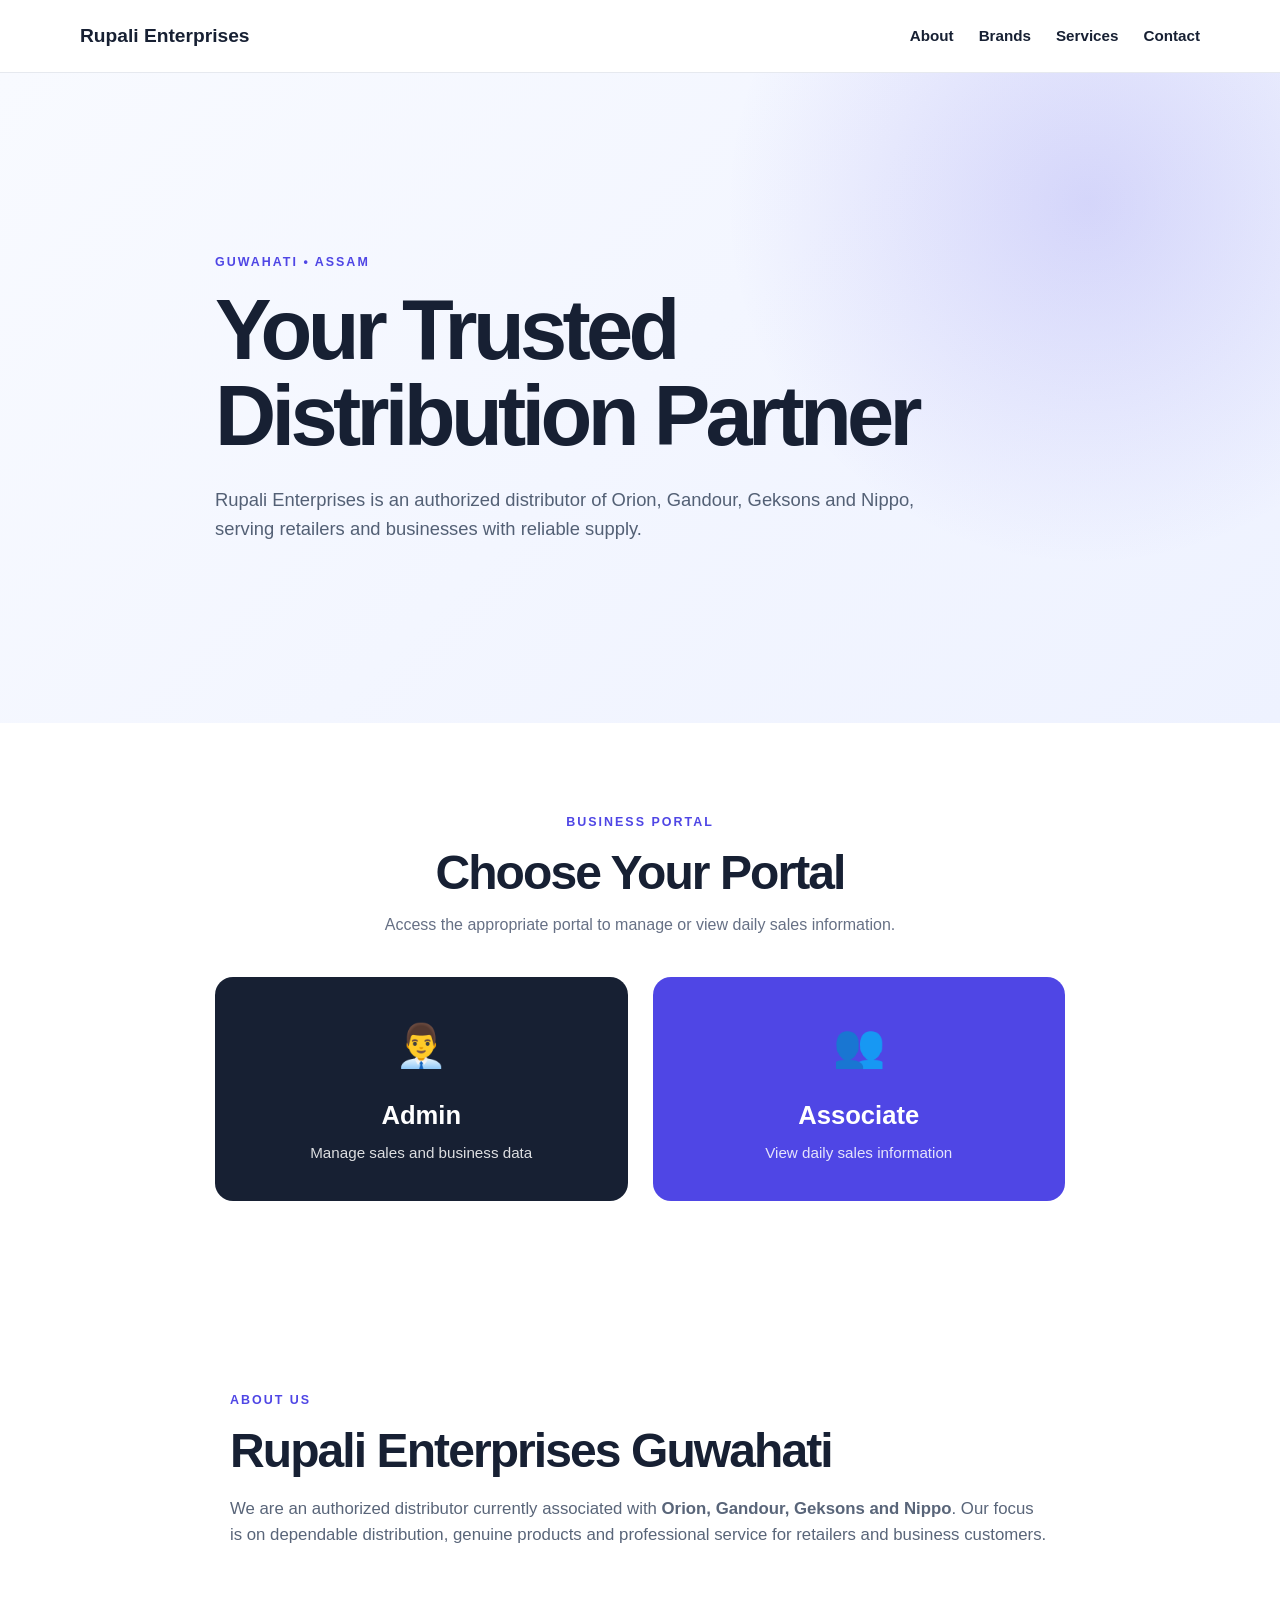
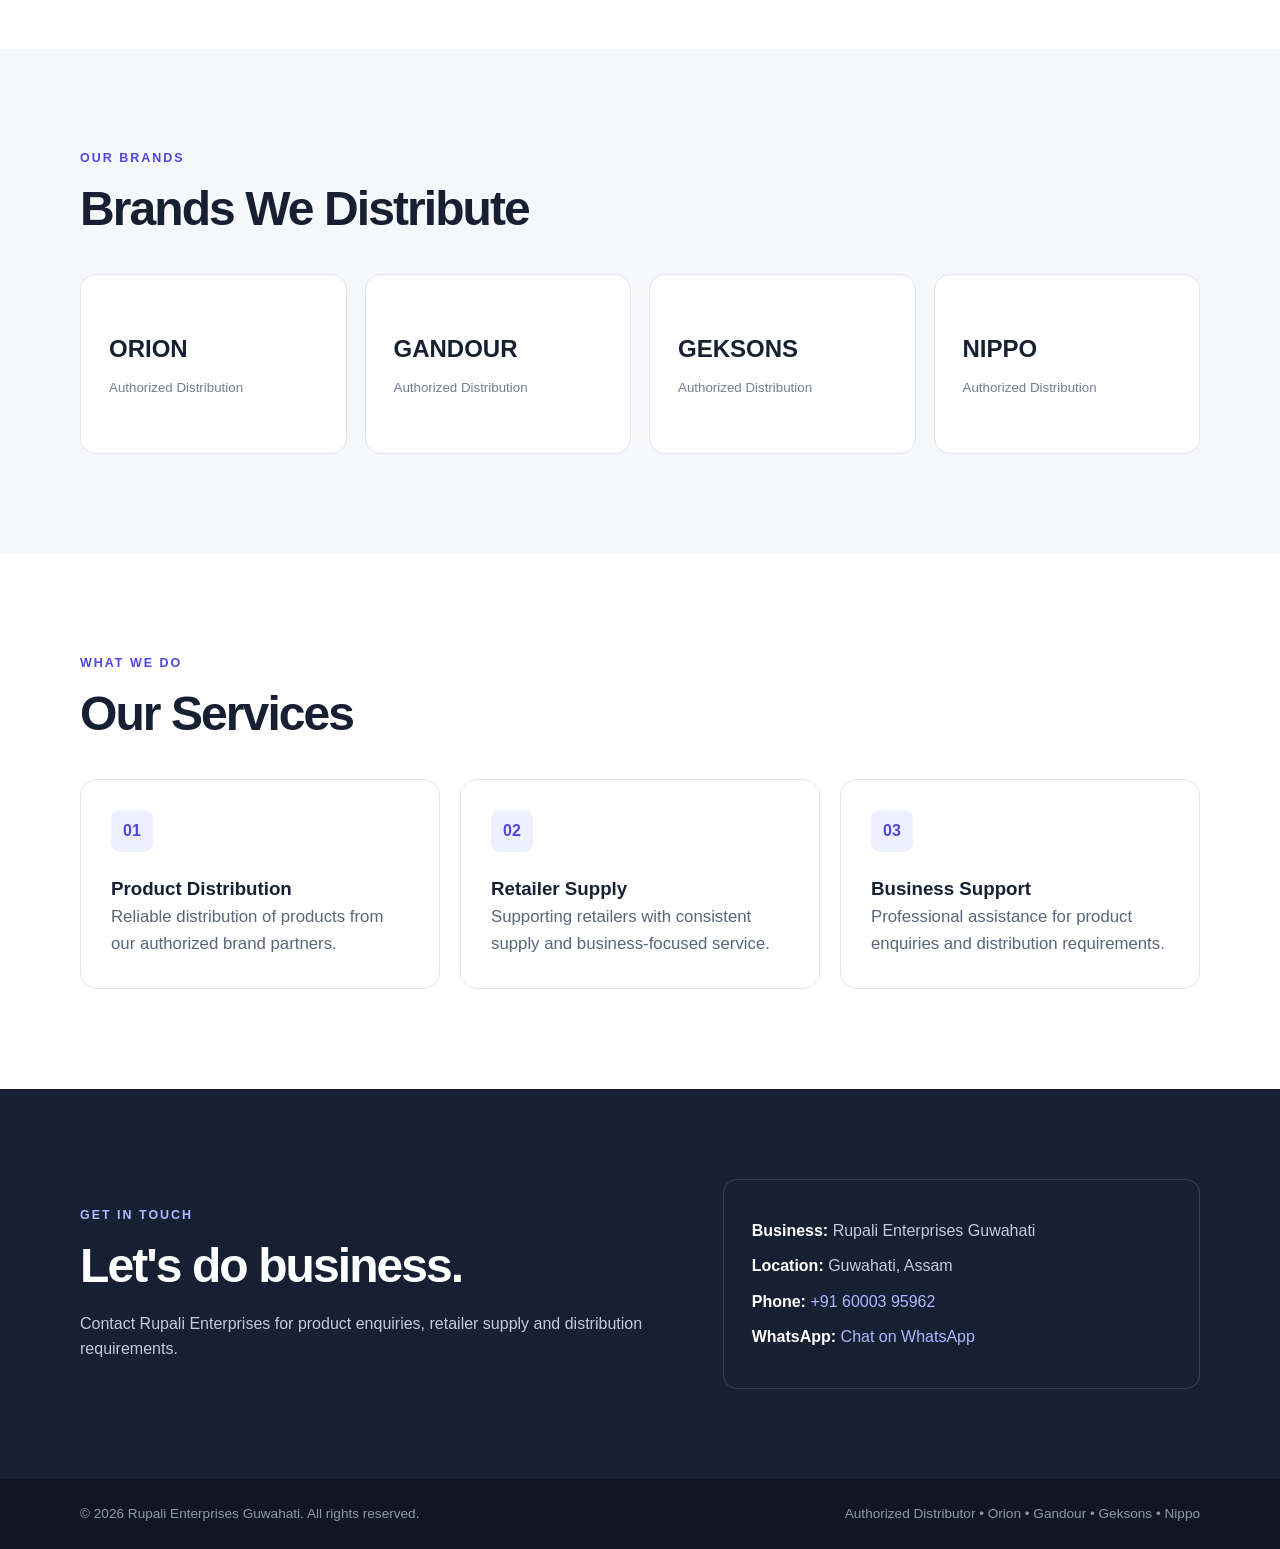
<file: index.html>
<!DOCTYPE html>
<html lang="en">
<head>
  <meta charset="UTF-8">
  <meta name="viewport" content="width=device-width, initial-scale=1.0">

  <title>Rupali Enterprises | Guwahati</title>

  <style>
    * {
      box-sizing: border-box;
      margin: 0;
      padding: 0;
    }

    html {
      scroll-behavior: smooth;
    }

    body {
      font-family: Arial, Helvetica, sans-serif;
      color: #172033;
      background: #ffffff;
      line-height: 1.6;
    }

    a {
      text-decoration: none;
      color: inherit;
    }

    .container {
      width: min(1120px, 92%);
      margin: 0 auto;
    }

    /* NAVBAR */

    .navbar {
      position: sticky;
      top: 0;
      z-index: 100;
      background: rgba(255,255,255,0.97);
      border-bottom: 1px solid #e6e9ef;
      backdrop-filter: blur(10px);
    }

    .nav-inner {
      min-height: 72px;
      display: flex;
      align-items: center;
      justify-content: space-between;
    }

    .logo {
      font-size: 1.2rem;
      font-weight: 800;
    }

    nav {
      display: flex;
      gap: 25px;
      font-size: 0.95rem;
      font-weight: 600;
    }

    nav a:hover {
      opacity: 0.65;
    }

    /* HERO */

    .hero {
      min-height: 650px;
      display: flex;
      align-items: center;
      background:
        radial-gradient(
          circle at 85% 20%,
          rgba(79,70,229,0.18),
          transparent 30%
        ),
        linear-gradient(
          135deg,
          #f8faff 0%,
          #eef2ff 100%
        );
    }

    .hero-content {
      padding: 90px 0;
      max-width: 850px;
    }

    .eyebrow {
      color: #4f46e5;
      font-size: 0.78rem;
      font-weight: 800;
      letter-spacing: 0.16em;
      margin-bottom: 14px;
    }

    h1 {
      font-size: clamp(2.8rem, 7vw, 5.3rem);
      line-height: 1.02;
      letter-spacing: -0.055em;
      margin-bottom: 25px;
    }

    .hero-text {
      max-width: 700px;
      color: #536075;
      font-size: 1.15rem;
    }

    /* PORTAL */

    .portal {
      padding: 90px 0;
      background: #ffffff;
      text-align: center;
    }

    .portal h2 {
      font-size: clamp(2rem, 4vw, 3rem);
      margin-bottom: 12px;
    }

    .portal-description {
      color: #667085;
      max-width: 650px;
      margin: 0 auto 40px;
    }

    .portal-buttons {
      display: grid;
      grid-template-columns: 1fr 1fr;
      gap: 25px;
      max-width: 850px;
      margin: 0 auto;
    }

    .portal-button {
      display: flex;
      flex-direction: column;
      align-items: center;
      justify-content: center;
      min-height: 210px;
      padding: 35px;
      border-radius: 18px;
      color: white;
      transition: transform 0.2s, box-shadow 0.2s;
    }

    .portal-button:hover {
      transform: translateY(-5px);
      box-shadow: 0 18px 40px rgba(23,32,51,0.15);
    }

    .admin {
      background: #172033;
    }

    .associate {
      background: #4f46e5;
    }

    .portal-icon {
      font-size: 42px;
      margin-bottom: 15px;
    }

    .portal-button h3 {
      font-size: 1.6rem;
      margin-bottom: 6px;
    }

    .portal-button p {
      font-size: 0.95rem;
      opacity: 0.85;
    }

    /* ABOUT */

    .section {
      padding: 100px 0;
    }

    .light {
      background: #f7f8fb;
    }

    .narrow {
      max-width: 820px;
    }

    h2 {
      font-size: clamp(2rem, 4vw, 3rem);
      line-height: 1.1;
      letter-spacing: -0.04em;
      margin-bottom: 18px;
    }

    .section p:not(.eyebrow) {
      color: #596579;
      font-size: 1.05rem;
    }

    /* BRANDS */

    .brand-grid {
      display: grid;
      grid-template-columns: repeat(4, 1fr);
      gap: 18px;
      margin-top: 38px;
    }

    .brand-card {
      min-height: 180px;
      padding: 28px;
      border: 1px solid #e1e5ed;
      border-radius: 16px;
      background: white;
      display: flex;
      flex-direction: column;
      justify-content: center;
    }

    .brand-card span {
      font-size: 1.5rem;
      font-weight: 900;
    }

    .brand-card small {
      margin-top: 8px;
      color: #737e90;
    }

    /* SERVICES */

    .service-grid {
      display: grid;
      grid-template-columns: repeat(3, 1fr);
      gap: 20px;
      margin-top: 38px;
    }

    .service-grid article {
      padding: 30px;
      border: 1px solid #e5e8ef;
      border-radius: 16px;
    }

    .icon {
      width: 42px;
      height: 42px;
      display: grid;
      place-items: center;
      border-radius: 9px;
      background: #eef0ff;
      color: #4f46e5;
      font-weight: 800;
      margin-bottom: 22px;
    }

    /* CONTACT */

    .contact-section {
      padding: 90px 0;
      background: #172033;
      color: white;
    }

    .contact-section .eyebrow {
      color: #aeb7ff;
    }

    .contact-section p {
      color: #c3cad8;
    }

    .contact-box {
      display: grid;
      grid-template-columns: 1.2fr 1fr;
      gap: 70px;
      align-items: center;
    }

    .contact-details {
      padding: 28px;
      border: 1px solid rgba(255,255,255,0.15);
      border-radius: 14px;
    }

    .contact-details p {
      margin: 10px 0;
    }

    .contact-details strong {
      color: white;
    }

    .contact-details a {
      color: #aeb7ff;
    }

    /* FOOTER */

    footer {
      background: #101622;
      color: #8f99aa;
      padding: 24px 0;
      font-size: 0.85rem;
    }

    .footer-inner {
      display: flex;
      justify-content: space-between;
      gap: 20px;
    }

    /* MOBILE */

    @media (max-width: 800px) {

      nav {
        display: none;
      }

      .brand-grid,
      .service-grid,
      .contact-box {
        grid-template-columns: 1fr 1fr;
      }

      .contact-box {
        gap: 35px;
      }

    }

    @media (max-width: 600px) {

      .portal-buttons,
      .brand-grid,
      .service-grid,
      .contact-box {
        grid-template-columns: 1fr;
      }

      h1 {
        font-size: 3rem;
      }

      .hero-text {
        font-size: 1rem;
      }

      .footer-inner {
        flex-direction: column;
      }

    }

  </style>
</head>

<body>

  <!-- NAVIGATION -->

  <header class="navbar">

    <div class="container nav-inner">

      <a href="#home" class="logo">
        Rupali Enterprises
      </a>

      <nav>
        <a href="#about">About</a>
        <a href="#brands">Brands</a>
        <a href="#services">Services</a>
        <a href="#contact">Contact</a>
      </nav>

    </div>

  </header>


  <!-- HERO -->

  <section id="home" class="hero">

    <div class="container hero-content">

      <p class="eyebrow">
        GUWAHATI • ASSAM
      </p>

      <h1>
        Your Trusted Distribution Partner
      </h1>

      <p class="hero-text">
        Rupali Enterprises is an authorized distributor of
        Orion, Gandour, Geksons and Nippo, serving retailers
        and businesses with reliable supply.
      </p>

    </div>

  </section>


  <!-- PORTAL -->

  <section class="portal">

    <div class="container">

      <p class="eyebrow">
        BUSINESS PORTAL
      </p>

      <h2>
        Choose Your Portal
      </h2>

      <p class="portal-description">
        Access the appropriate portal to manage or view
        daily sales information.
      </p>


      <div class="portal-buttons">

        <a href="admin.html" class="portal-button admin">

          <div class="portal-icon">
            👨‍💼
          </div>

          <h3>
            Admin
          </h3>

          <p>
            Manage sales and business data
          </p>

        </a>


        <a href="associates.html" class="portal-button associate">

          <div class="portal-icon">
            👥
          </div>

          <h3>
            Associate
          </h3>

          <p>
            View daily sales information
          </p>

        </a>

      </div>

    </div>

  </section>


  <!-- ABOUT -->

  <section id="about" class="section">

    <div class="container narrow">

      <p class="eyebrow">
        ABOUT US
      </p>

      <h2>
        Rupali Enterprises Guwahati
      </h2>

      <p>
        We are an authorized distributor currently associated
        with <strong>Orion, Gandour, Geksons and Nippo</strong>.
        Our focus is on dependable distribution, genuine products
        and professional service for retailers and business
        customers.
      </p>

    </div>

  </section>


  <!-- BRANDS -->

  <section id="brands" class="section light">

    <div class="container">

      <p class="eyebrow">
        OUR BRANDS
      </p>

      <h2>
        Brands We Distribute
      </h2>

      <div class="brand-grid">

        <div class="brand-card">
          <span>ORION</span>
          <small>Authorized Distribution</small>
        </div>

        <div class="brand-card">
          <span>GANDOUR</span>
          <small>Authorized Distribution</small>
        </div>

        <div class="brand-card">
          <span>GEKSONS</span>
          <small>Authorized Distribution</small>
        </div>

        <div class="brand-card">
          <span>NIPPO</span>
          <small>Authorized Distribution</small>
        </div>

      </div>

    </div>

  </section>


  <!-- SERVICES -->

  <section id="services" class="section">

    <div class="container">

      <p class="eyebrow">
        WHAT WE DO
      </p>

      <h2>
        Our Services
      </h2>

      <div class="service-grid">

        <article>

          <div class="icon">
            01
          </div>

          <h3>
            Product Distribution
          </h3>

          <p>
            Reliable distribution of products from our
            authorized brand partners.
          </p>

        </article>


        <article>

          <div class="icon">
            02
          </div>

          <h3>
            Retailer Supply
          </h3>

          <p>
            Supporting retailers with consistent supply
            and business-focused service.
          </p>

        </article>


        <article>

          <div class="icon">
            03
          </div>

          <h3>
            Business Support
          </h3>

          <p>
            Professional assistance for product enquiries
            and distribution requirements.
          </p>

        </article>

      </div>

    </div>

  </section>


  <!-- CONTACT -->

  <section id="contact" class="contact-section">

    <div class="container contact-box">

      <div>

        <p class="eyebrow">
          GET IN TOUCH
        </p>

        <h2>
          Let's do business.
        </h2>

        <p>
          Contact Rupali Enterprises for product enquiries,
          retailer supply and distribution requirements.
        </p>

      </div>


      <div class="contact-details">

        <p>
          <strong>Business:</strong>
          Rupali Enterprises Guwahati
        </p>

        <p>
          <strong>Location:</strong>
          Guwahati, Assam
        </p>

        <p>
          <strong>Phone:</strong>
          <a href="tel:+916000395962">
            +91 60003 95962
          </a>
        </p>

        <p>
          <strong>WhatsApp:</strong>
          <a
            href="https://wa.me/916000395962"
            target="_blank"
          >
            Chat on WhatsApp
          </a>
        </p>

      </div>

    </div>

  </section>


  <!-- FOOTER -->

  <footer>

    <div class="container footer-inner">

      <p>
        © 2026 Rupali Enterprises Guwahati.
        All rights reserved.
      </p>

      <p>
        Authorized Distributor • Orion • Gandour • Geksons • Nippo
      </p>

    </div>

  </footer>

</body>
</html>
</file>
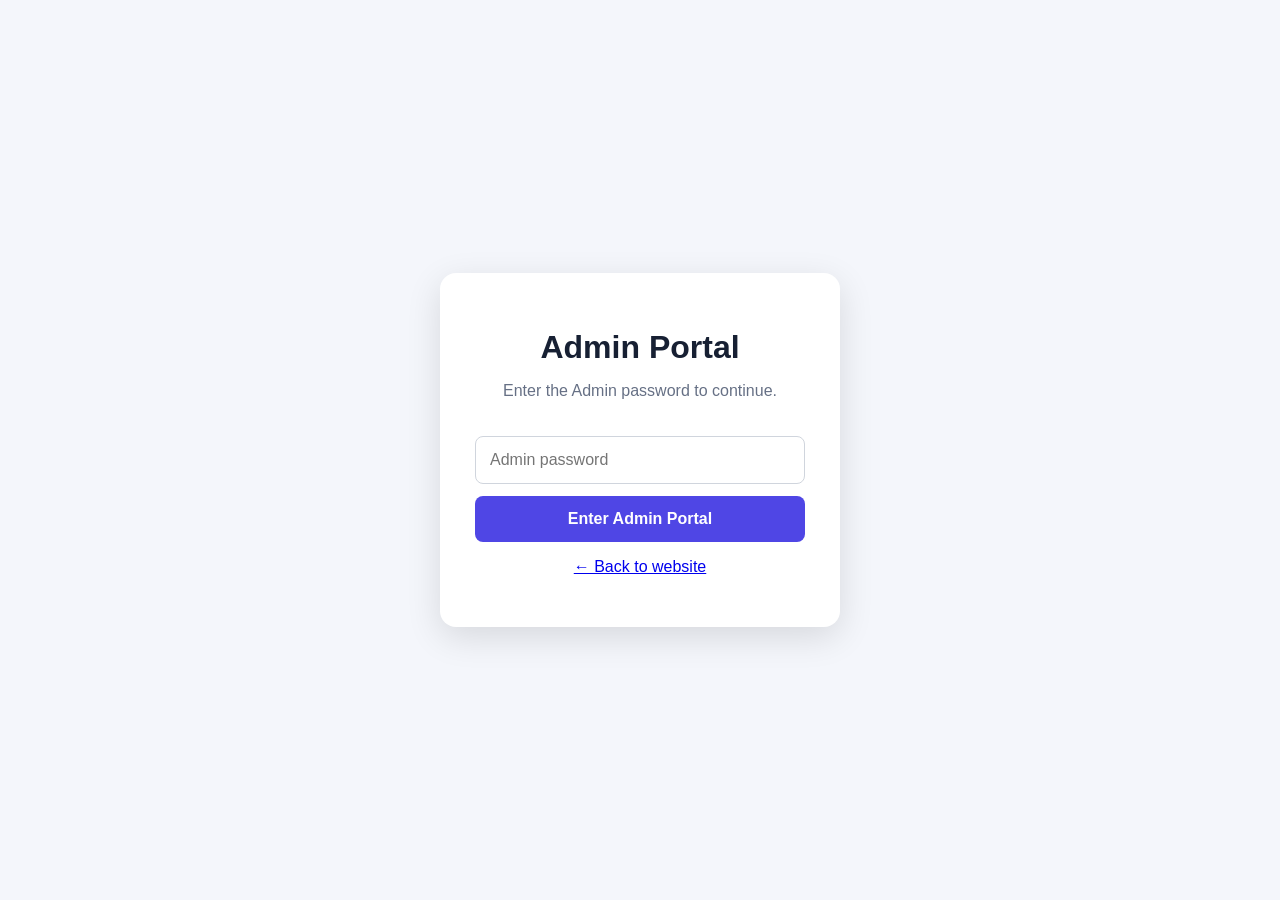
<file: admin.html>
<!DOCTYPE html>
<html lang="en">
<head>
  <meta charset="UTF-8">
  <meta name="viewport" content="width=device-width, initial-scale=1.0">
  <title>Admin | Rupali Enterprises</title>

  <style>
    * {
      box-sizing: border-box;
    }

    body {
      margin: 0;
      font-family: Arial, sans-serif;
      background: #f4f6fb;
      color: #172033;
    }

    .login-box {
      min-height: 100vh;
      display: flex;
      justify-content: center;
      align-items: center;
      padding: 20px;
    }

    .box {
      width: 100%;
      max-width: 400px;
      background: white;
      padding: 35px;
      border-radius: 16px;
      box-shadow: 0 10px 35px rgba(0,0,0,0.12);
      text-align: center;
    }

    h1 {
      margin-bottom: 10px;
    }

    p {
      color: #667085;
    }

    input {
      width: 100%;
      padding: 14px;
      margin: 20px 0 12px;
      border: 1px solid #d0d5dd;
      border-radius: 8px;
      font-size: 16px;
    }

    button {
      width: 100%;
      padding: 14px;
      background: #4f46e5;
      color: white;
      border: none;
      border-radius: 8px;
      font-size: 16px;
      font-weight: bold;
      cursor: pointer;
    }

    button:hover {
      opacity: 0.9;
    }

    #error {
      color: #d92d20;
      margin-top: 15px;
    }

    #dashboard {
      display: none;
    }

    .header {
      background: #172033;
      color: white;
      padding: 20px 6%;
      display: flex;
      justify-content: space-between;
      align-items: center;
    }

    .container {
      width: min(1100px, 92%);
      margin: 40px auto;
    }

    .card {
      background: white;
      padding: 30px;
      border-radius: 14px;
      margin-bottom: 20px;
      box-shadow: 0 5px 20px rgba(0,0,0,0.06);
    }

    .logout {
      color: white;
      text-decoration: none;
      border: 1px solid rgba(255,255,255,0.3);
      padding: 8px 14px;
      border-radius: 7px;
    }
  </style>
</head>

<body>

  <!-- PASSWORD SCREEN -->

  <div id="passwordScreen" class="login-box">

    <div class="box">

      <h1>Admin Portal</h1>

      <p>Enter the Admin password to continue.</p>

      <input
        type="password"
        id="password"
        placeholder="Admin password"
      >

      <button onclick="checkPassword()">
        Enter Admin Portal
      </button>

      <p id="error"></p>

      <p>
        <a href="index.html">← Back to website</a>
      </p>

    </div>

  </div>


  <!-- ADMIN DASHBOARD -->

  <div id="dashboard">

    <header class="header">

      <strong>Rupali Enterprises — Admin</strong>

      <a href="index.html" class="logout">
        Exit
      </a>

    </header>


    <main class="container">

      <h1>Admin Dashboard</h1>

      <p>Welcome to the Admin Portal.</p>


      <div class="card">

        <h2>Daily Sales</h2>

        <p>
          Sales entry and management will be added here.
        </p>

      </div>


      <div class="card">

        <h2>Associates</h2>

        <p>
          Associate management will be added here.
        </p>

      </div>

    </main>

  </div>


  <script>

    function checkPassword() {

      const password =
        document.getElementById("password").value;

      const error =
        document.getElementById("error");

      if (password === "Rupali@admin") {

        document.getElementById("passwordScreen").style.display = "none";

        document.getElementById("dashboard").style.display = "block";

      } else {

        error.textContent = "Incorrect password.";

      }

    }


    document
      .getElementById("password")
      .addEventListener("keydown", function(event) {

        if (event.key === "Enter") {
          checkPassword();
        }

      });

  </script>

</body>
</html>
</file>
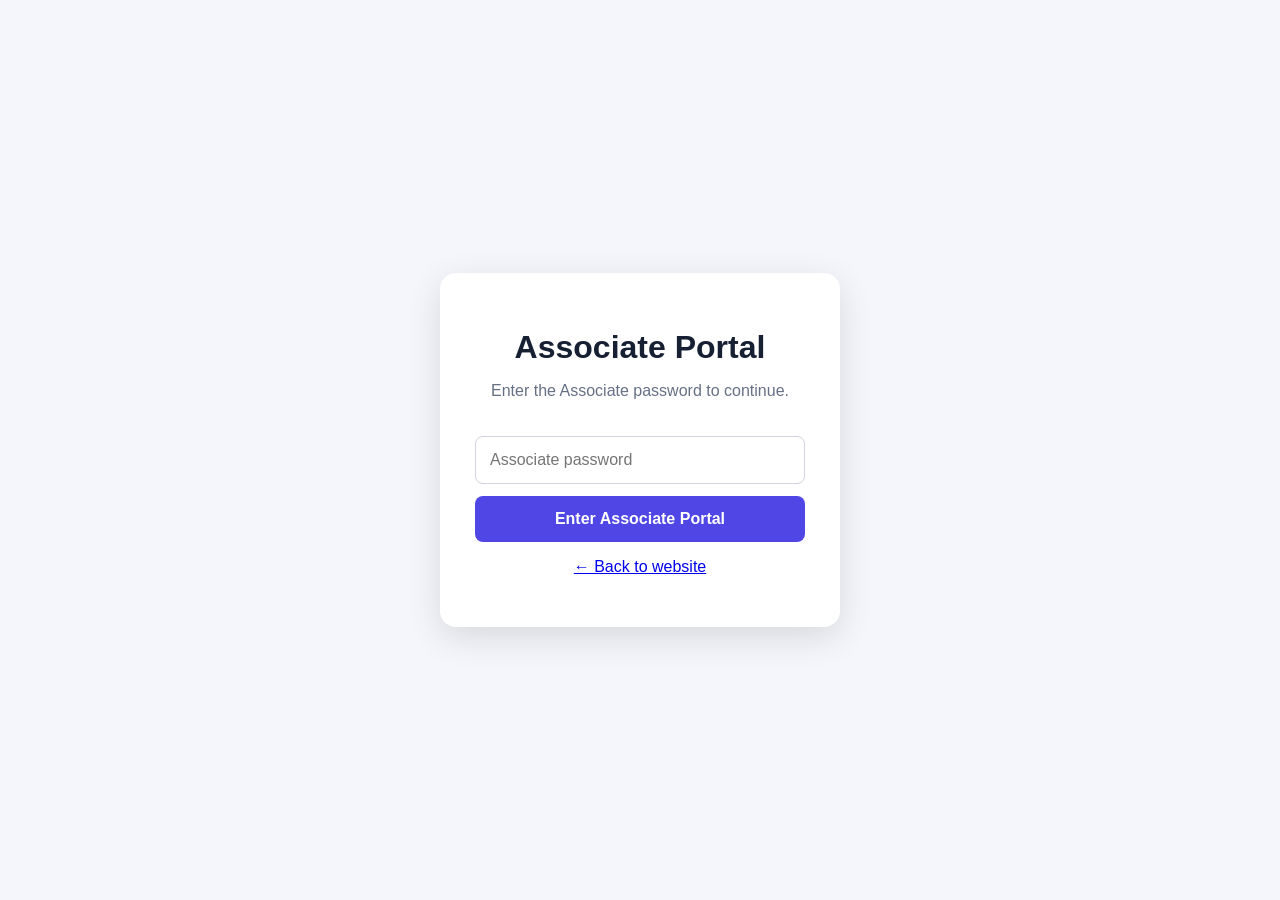
<file: associate.html>
<!DOCTYPE html>
<html lang="en">
<head>
  <meta charset="UTF-8">
  <meta name="viewport" content="width=device-width, initial-scale=1.0">
  <title>Associate | Rupali Enterprises</title>

  <style>
    * {
      box-sizing: border-box;
    }

    body {
      margin: 0;
      font-family: Arial, sans-serif;
      background: #f4f6fb;
      color: #172033;
    }

    .login-box {
      min-height: 100vh;
      display: flex;
      justify-content: center;
      align-items: center;
      padding: 20px;
    }

    .box {
      width: 100%;
      max-width: 400px;
      background: white;
      padding: 35px;
      border-radius: 16px;
      box-shadow: 0 10px 35px rgba(0,0,0,0.12);
      text-align: center;
    }

    h1 {
      margin-bottom: 10px;
    }

    p {
      color: #667085;
    }

    input {
      width: 100%;
      padding: 14px;
      margin: 20px 0 12px;
      border: 1px solid #d0d5dd;
      border-radius: 8px;
      font-size: 16px;
    }

    button {
      width: 100%;
      padding: 14px;
      background: #4f46e5;
      color: white;
      border: none;
      border-radius: 8px;
      font-size: 16px;
      font-weight: bold;
      cursor: pointer;
    }

    button:hover {
      opacity: 0.9;
    }

    #error {
      color: #d92d20;
      margin-top: 15px;
    }

    #dashboard {
      display: none;
    }

    .header {
      background: #172033;
      color: white;
      padding: 20px 6%;
      display: flex;
      justify-content: space-between;
      align-items: center;
    }

    .container {
      width: min(1100px, 92%);
      margin: 40px auto;
    }

    .card {
      background: white;
      padding: 30px;
      border-radius: 14px;
      margin-bottom: 20px;
      box-shadow: 0 5px 20px rgba(0,0,0,0.06);
    }

    .logout {
      color: white;
      text-decoration: none;
      border: 1px solid rgba(255,255,255,0.3);
      padding: 8px 14px;
      border-radius: 7px;
    }
  </style>
</head>

<body>

  <!-- ASSOCIATE PASSWORD -->

  <div id="passwordScreen" class="login-box">

    <div class="box">

      <h1>Associate Portal</h1>

      <p>Enter the Associate password to continue.</p>

      <input
        type="password"
        id="password"
        placeholder="Associate password"
      >

      <button onclick="checkPassword()">
        Enter Associate Portal
      </button>

      <p id="error"></p>

      <p>
        <a href="index.html">← Back to website</a>
      </p>

    </div>

  </div>


  <!-- ASSOCIATE DASHBOARD -->

  <div id="dashboard">

    <header class="header">

      <strong>Rupali Enterprises — Associate</strong>

      <a href="index.html" class="logout">
        Exit
      </a>

    </header>


    <main class="container">

      <h1>Associate Dashboard</h1>

      <p>Welcome to the Associate Portal.</p>


      <div class="card">

        <h2>Sales Dashboard</h2>

        <p>
          Your daily sales information will appear here.
        </p>

      </div>


      <div class="card">

        <h2>Sales Data</h2>

        <p>
          Date selection and associate-wise sales
          will be connected here.
        </p>

      </div>

    </main>

  </div>


  <script>

    function checkPassword() {

      const password =
        document.getElementById("password").value;

      const error =
        document.getElementById("error");

      if (password === "Rupali@associate") {

        document.getElementById("passwordScreen").style.display = "none";

        document.getElementById("dashboard").style.display = "block";

      } else {

        error.textContent = "Incorrect password.";

      }

    }


    document
      .getElementById("password")
      .addEventListener("keydown", function(event) {

        if (event.key === "Enter") {
          checkPassword();
        }

      });

  </script>

</body>
</html>
</file>
